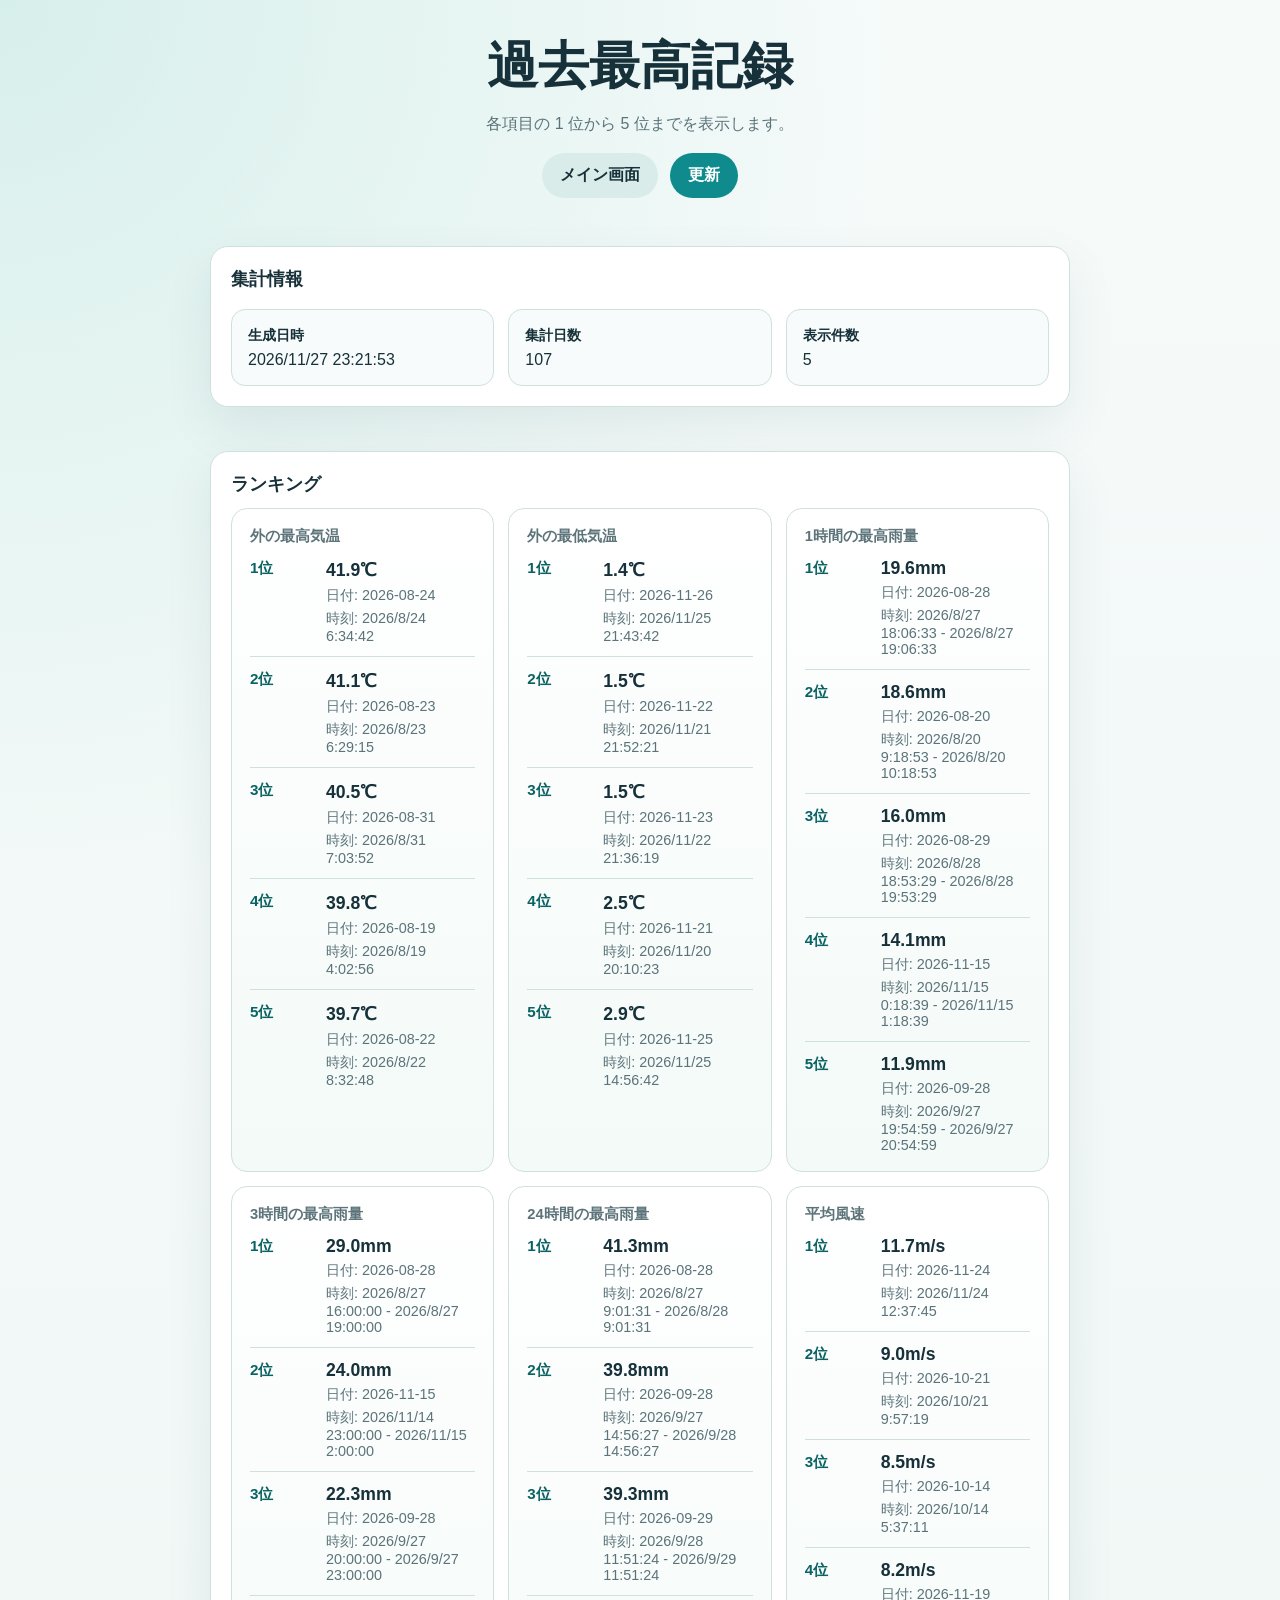
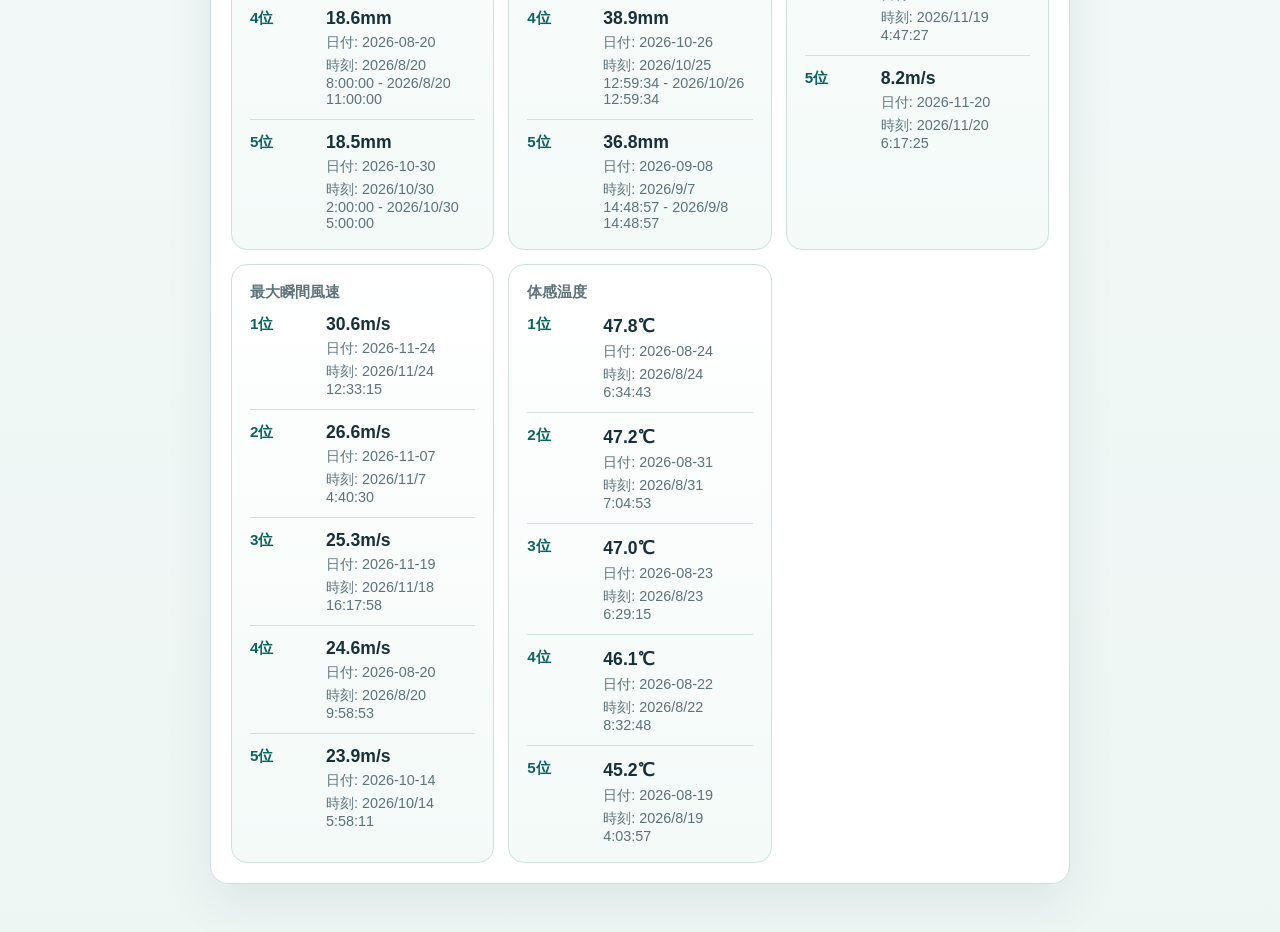
<file: all-time-records.html>
<!DOCTYPE html>
<html lang="ja">
<head>
  <meta charset="UTF-8">
  <meta name="viewport" content="width=device-width, initial-scale=1.0">
  <title>過去最高記録</title>
  <link rel="stylesheet" href="css/styles.css">
</head>
<body>
  <main>
    <div class="page-header">
      <div>
        <h1>過去最高記録</h1>
        <p class="page-intro">各項目の 1 位から 5 位までを表示します。</p>
      </div>
      <div class="actions">
        <a class="button-link secondary" href="weather.html">メイン画面</a>
        <button id="reloadButton" type="button">更新</button>
      </div>
    </div>

    <section class="results">
      <div class="panel">
        <h2>集計情報</h2>
        <div id="metaOutput" class="meta">
          <div class="meta-card">
            <strong>状態</strong>
            <span>読み込み中</span>
          </div>
        </div>
      </div>

      <div class="panel">
        <h2>ランキング</h2>
        <div id="rankingOutput" class="record-summary-grid">
          <div class="record-summary-card">
            <strong>読み込み中</strong>
            <div class="record-summary-values">
              <span>データを取得しています</span>
            </div>
          </div>
        </div>
      </div>
    </section>
  </main>

  <script src="js/all-time-records.js"></script>
</body>
</html>
</file>
<file: css/styles.css>
/* 繝壹・繧ｸ蜈ｨ菴薙〒菴ｿ縺・・濶ｲ繧・・騾壼､縺ｧ縺吶・*/
:root {
  --bg: #eef6f4;
  --panel: #ffffff;
  --text: #17313a;
  --muted: #5b7379;
  --accent: #0f8b8d;
  --accent-dark: #0a6263;
  --border: #cfe1df;
  --code: #0f1720;
  --warn: #9a3d12;
}

/* 蝓ｺ譛ｬ逧・↑繝ｪ繧ｻ繝・ヨ縺ｧ縺吶・*/
* {
  box-sizing: border-box;
}

html {
  min-height: 100%;
  background-color: var(--bg);
  background:
    radial-gradient(circle at top left, #d7efeb 0, transparent 32%),
    linear-gradient(180deg, #f6fbfa 0%, var(--bg) 100%);
  -webkit-text-size-adjust: 100%;
}

/* 逕ｻ髱｢蜈ｨ菴薙・閭梧勹縺ｨ蝓ｺ譛ｬ譁・ｭ励せ繧ｿ繧､繝ｫ縺ｧ縺吶・*/
body {
  margin: 0;
  min-height: 100vh;
  width: 100%;
  font-family: "Segoe UI", sans-serif;
  color: var(--text);
  overflow-x: hidden;
  background: transparent;
}

/* 繝｡繧､繝ｳ鬆伜沺縺ｮ蟷・→菴咏區縺ｧ縺吶・*/
main {
  width: min(100%, 900px);
  max-width: 900px;
  margin: 0 auto;
  padding: 32px 20px 48px;
}

/* 繧ｿ繧､繝医Ν縺ｮ隕九◆逶ｮ縺ｧ縺吶・*/
h1 {
  margin: 0 0 10px;
  font-size: clamp(2rem, 4vw, 3.2rem);
}

/* 谿ｵ關ｽ縺ｮ蝓ｺ譛ｬ繧ｹ繧ｿ繧､繝ｫ縺ｧ縺吶・*/
p {
  line-height: 1.6;
  color: var(--muted);
}

/* 蜷・そ繧ｯ繧ｷ繝ｧ繝ｳ縺ｧ菴ｿ縺・・騾壹ヱ繝阪Ν縺ｧ縺吶・*/
.panel {
  margin-top: 24px;
  padding: 20px;
  width: 100%;
  margin-left: auto;
  margin-right: auto;
  border: 1px solid var(--border);
  border-radius: 18px;
  background: var(--panel);
  box-shadow: 0 20px 50px rgba(15, 49, 58, 0.08);
}

/* 蝓ｺ譛ｬ諠・ｱ繧ｫ繝ｼ繝峨ｒ荳ｦ縺ｹ繧九Ξ繧ｹ繝昴Φ繧ｷ繝悶げ繝ｪ繝・ラ縺ｧ縺吶・*/
.meta {
  display: grid;
  grid-template-columns: repeat(auto-fit, minmax(220px, 1fr));
  gap: 14px;
  margin-top: 18px;
}

/* 蛟句挨縺ｮ諠・ｱ繧ｫ繝ｼ繝峨〒縺吶・*/
.meta-card {
  padding: 16px;
  border-radius: 14px;
  background: #f7fbfb;
  border: 1px solid var(--border);
}

.meta-card strong {
  display: block;
  margin-bottom: 6px;
  font-size: 0.9rem;
}

/* 繝懊ち繝ｳ繧剃ｸｦ縺ｹ繧区桃菴懆｡後〒縺吶・*/
.actions {
  display: flex;
  flex-wrap: wrap;
  gap: 12px;
  justify-content: center;
}

/* 荳ｻ繝懊ち繝ｳ縺ｮ繧ｹ繧ｿ繧､繝ｫ縺ｧ縺吶・*/
button {
  border: 0;
  border-radius: 999px;
  padding: 12px 18px;
  font: inherit;
  font-weight: 700;
  cursor: pointer;
  background: var(--accent);
  color: #fff;
  transition: background 0.2s ease, transform 0.2s ease;
}

button:hover {
  background: var(--accent-dark);
  transform: translateY(-1px);
}

button:disabled {
  cursor: wait;
  opacity: 0.7;
  transform: none;
}

/* 陬懷勧繝懊ち繝ｳ縺ｮ繧ｹ繧ｿ繧､繝ｫ縺ｧ縺吶・*/
.secondary {
  background: #d9ece9;
  color: var(--text);
}

.secondary:hover {
  background: #c7e3df;
}

/* 謫堺ｽ懆｡後・荳九↓蜃ｺ縺吶せ繝・・繧ｿ繧ｹ陦ｨ遉ｺ縺ｧ縺吶・*/
.status {
  min-height: 24px;
  margin-top: 14px;
  font-weight: 600;
  color: var(--accent-dark);
}

/* 隱ｭ縺ｿ霎ｼ縺ｿ螟ｱ謨玲凾縺ｮ隴ｦ蜻願牡縺ｧ縺吶・*/
.warning {
  color: var(--warn);
}

/* 邨先棡繝代ロ繝ｫ繧堤ｸｦ縺ｫ荳ｦ縺ｹ繧九Ξ繧､繧｢繧ｦ繝医〒縺吶・*/
.results {
  display: grid;
  gap: 20px;
  margin-top: 24px;
  width: 100%;
}

.page-header {
  display: flex;
  align-items: center;
  justify-content: center;
  flex-direction: column;
  gap: 16px;
  text-align: center;
  width: 100%;
}

.summary-groups {
  display: grid;
  gap: 20px;
}

.summary-group {
  display: grid;
  gap: 12px;
}

.summary-group h3 {
  margin: 0;
  font-size: 1rem;
}

.summary-grid {
  display: grid;
  grid-template-columns: repeat(auto-fit, minmax(180px, 1fr));
  gap: 14px;
}

.summary-card {
  padding: 16px;
  border-radius: 16px;
  border: 1px solid var(--border);
  background: linear-gradient(180deg, #ffffff 0%, #f2fbf9 100%);
  box-shadow: inset 0 1px 0 rgba(255, 255, 255, 0.7);
}

.summary-card strong {
  display: block;
  margin-bottom: 8px;
  color: var(--muted);
  font-size: 0.88rem;
  font-weight: 700;
}

.summary-card span {
  display: block;
  font-size: 1.35rem;
  font-weight: 700;
  line-height: 1.25;
  color: var(--text);
  word-break: break-word;
}

.record-summary-grid {
  display: grid;
  grid-template-columns: repeat(auto-fit, minmax(220px, 1fr));
  gap: 14px;
}

.record-date-controls {
  display: flex;
  align-items: center;
  gap: 10px;
  flex-wrap: wrap;
  margin-top: 18px;
  margin-bottom: 14px;
}

.record-summary-card {
  padding: 18px;
  border-radius: 16px;
  border: 1px solid var(--border);
  background: linear-gradient(180deg, #ffffff 0%, #f3faf8 100%);
}

.record-summary-card strong {
  display: block;
  margin-bottom: 12px;
  color: var(--muted);
  font-size: 0.92rem;
}

.record-summary-values {
  display: grid;
  gap: 8px;
}

.record-summary-values span {
  display: block;
  font-size: 1rem;
  font-weight: 700;
  color: var(--text);
}

.chart-header {
  display: flex;
  align-items: center;
  justify-content: space-between;
  gap: 16px;
  flex-wrap: wrap;
}

.range-buttons {
  display: flex;
  flex-wrap: wrap;
  gap: 10px;
}

.metric-buttons {
  display: flex;
  flex-wrap: wrap;
  gap: 10px;
  margin-top: 16px;
}

.date-actions {
  display: flex;
  align-items: center;
  gap: 10px;
  flex-wrap: wrap;
}

.daily-custom-controls {
  display: flex;
  align-items: end;
  gap: 12px;
  flex-wrap: wrap;
  margin-top: 16px;
}

.control-group {
  display: grid;
  gap: 6px;
  color: var(--muted);
  font-size: 0.9rem;
}

.control-group-interval {
  min-width: 180px;
}

.date-input {
  min-width: 180px;
  padding: 10px 14px;
  border: 1px solid var(--border);
  border-radius: 999px;
  font: inherit;
  color: var(--text);
  background: #fff;
}

.datetime-input,
.time-input,
.interval-input,
.interval-unit-select {
  padding: 10px 14px;
  border: 1px solid var(--border);
  border-radius: 999px;
  font: inherit;
  color: var(--text);
  background: #fff;
}

.datetime-input {
  min-width: 220px;
}

.time-input {
  min-width: 132px;
}

.interval-inputs {
  display: flex;
  gap: 8px;
  align-items: center;
}

.interval-input {
  width: 88px;
}

.interval-unit-select {
  min-width: 88px;
}

.range-button {
  background: #d9ece9;
  color: var(--text);
}

.metric-button {
  background: #ecf5f3;
  color: var(--text);
  padding: 10px 14px;
}

.range-button.active {
  background: var(--accent);
  color: #fff;
}

.metric-button.active {
  background: var(--text);
  color: #fff;
}

.chart-card {
  margin-top: 16px;
  padding: 18px;
  border-radius: 16px;
  border: 1px solid var(--border);
  background: linear-gradient(180deg, #ffffff 0%, #f5fbfa 100%);
}

.chart-meta {
  margin-bottom: 12px;
  color: var(--muted);
  font-size: 0.95rem;
}

.trend-chart {
  width: 100%;
  height: auto;
  display: block;
}

.chart-surface {
  fill: #fcfffe;
  stroke: var(--border);
  stroke-width: 1;
}

.chart-grid-line {
  stroke: rgba(23, 49, 58, 0.12);
  stroke-width: 1;
}

.chart-grid-line-vertical {
  stroke-dasharray: 4 6;
}

.chart-axis-label {
  fill: var(--muted);
  font-size: 12px;
}

.chart-line {
  fill: none;
  stroke-width: 3;
  stroke-linecap: round;
  stroke-linejoin: round;
}

.chart-point {
  stroke: #ffffff;
  stroke-width: 1.5;
}

.chart-line-outdoor {
  stroke: #0f8b8d;
}

.chart-line-indoor {
  stroke: #d97706;
}

.chart-line-humidity {
  stroke: #2563eb;
}

.chart-line-pressure {
  stroke: #7c3aed;
}

.chart-line-wind {
  stroke: #0891b2;
}

.chart-line-gust {
  stroke: #ef4444;
}

.chart-line-uv {
  stroke: #ca8a04;
}

.chart-line-dew {
  stroke: #0f766e;
}

.chart-line-feels {
  stroke: #db2777;
}

.chart-bar {
  opacity: 0.9;
}

.chart-bar-rain {
  fill: #2563eb;
}

.chart-bar-rain24 {
  fill: #1d4ed8;
}

.chart-bar-rainrate {
  fill: #0ea5e9;
}

.chart-empty {
  fill: var(--muted);
  font-size: 18px;
}

.chart-tooltip {
  position: fixed;
  z-index: 1000;
  max-width: 240px;
  padding: 8px 10px;
  border-radius: 10px;
  background: rgba(15, 23, 32, 0.92);
  color: #f8fffd;
  font-size: 0.85rem;
  line-height: 1.4;
  pointer-events: none;
  box-shadow: 0 12px 30px rgba(15, 23, 32, 0.24);
  white-space: pre-line;
}

.panel-subsection {
  margin-top: 18px;
}

.panel-subsection h3 {
  margin: 0 0 10px;
  font-size: 1rem;
}

/* 蜷・ヱ繝阪Ν蜀・・隕句・縺励〒縺吶・*/
h2 {
  margin: 0 0 12px;
  font-size: 1.1rem;
}

/* 隕∫ｴ・ｄ JSON 繧定｡ｨ遉ｺ縺吶ｋ遲牙ｹ・ユ繧ｭ繧ｹ繝磯伜沺縺ｧ縺吶・*/
pre {
  margin: 0;
  padding: 18px;
  overflow: auto;
  border-radius: 14px;
  background: var(--code);
  color: #daf7ef;
  font-size: 0.9rem;
  line-height: 1.5;
  max-width: 100%;
}

/* 隱ｬ譏取枚蜀・・繧､繝ｳ繝ｩ繧､繝ｳ繧ｳ繝ｼ繝芽｡ｨ遉ｺ縺ｧ縺吶・*/
code {
  padding: 0.15em 0.4em;
  border-radius: 6px;
  background: rgba(15, 23, 32, 0.08);
}

.button-link {
  display: inline-flex;
  align-items: center;
  justify-content: center;
  border-radius: 999px;
  padding: 12px 18px;
  font: inherit;
  font-weight: 700;
  text-decoration: none;
}

.page-intro {
  margin: 0;
}

.record-ranking-list {
  list-style: none;
  margin: 0;
  padding: 0;
  display: grid;
  gap: 12px;
}

.record-ranking-item {
  display: grid;
  grid-template-columns: 64px 1fr;
  gap: 12px;
  align-items: start;
  padding-top: 12px;
  border-top: 1px solid var(--border);
}

.record-ranking-item:first-child {
  padding-top: 0;
  border-top: 0;
}

.record-ranking-rank {
  font-size: 0.95rem;
  font-weight: 700;
  color: var(--accent-dark);
}

.record-ranking-body {
  display: grid;
  gap: 4px;
}

.record-ranking-value {
  font-size: 1.1rem;
  font-weight: 700;
  color: var(--text);
}

.record-ranking-meta {
  font-size: 0.9rem;
  color: var(--muted);
}

#recordSummaryOutput,
#selectedRecordSummaryOutput {
  grid-template-columns: repeat(4, minmax(0, 1fr));
  justify-content: center;
}

@media (max-width: 960px) {
  #recordSummaryOutput,
  #selectedRecordSummaryOutput {
    grid-template-columns: repeat(2, minmax(220px, 1fr));
  }
}

@media (max-width: 560px) {
  #recordSummaryOutput,
  #selectedRecordSummaryOutput {
    grid-template-columns: repeat(2, minmax(0, 1fr));
  }

  main {
    width: 100%;
    max-width: none;
    padding: 20px 16px 28px;
  }

  .panel {
    margin-top: 16px;
    padding: 14px;
    border-radius: 16px;
    max-width: 100%;
  }

  h1 {
    font-size: 1.8rem;
  }

  .page-header {
    display: grid;
    align-items: center;
    justify-items: center;
    gap: 14px;
    text-align: center;
  }

  .page-header h1 {
    max-width: 100%;
    line-height: 1.2;
    word-break: keep-all;
    overflow-wrap: anywhere;
  }

  .actions {
    width: 100%;
    justify-content: center;
  }

  .actions .button-link,
  .actions button {
    min-width: 0;
    max-width: 100%;
  }

  .control-group-interval,
  .date-input,
  .datetime-input,
  .time-input,
  .interval-unit-select {
    min-width: 0;
    width: 100%;
  }

  .interval-inputs {
    width: 100%;
  }

  .interval-input {
    width: 100%;
    min-width: 0;
  }

  .summary-grid,
  .record-summary-grid,
  .meta {
    grid-template-columns: 1fr;
  }

  #summaryOutput .summary-group:nth-child(2) .summary-grid {
    grid-template-columns: repeat(2, minmax(0, 1fr));
  }

  #summaryOutput .summary-group:nth-child(3) .summary-grid {
    grid-template-columns: repeat(3, minmax(0, 1fr));
  }

  .summary-groups,
  .summary-group,
  .summary-grid,
  .record-summary-grid,
  .meta,
  .metric-buttons,
  .range-buttons,
  .daily-custom-controls,
  .record-date-controls,
  .date-actions {
    gap: 10px;
  }

  .summary-card,
  .record-summary-card,
  .meta-card,
  .chart-card,
  pre {
    padding: 14px;
    max-width: 100%;
  }

  pre {
    white-space: pre-wrap;
    overflow-wrap: anywhere;
    word-break: break-word;
  }

  .summary-card span {
    font-size: 1.2rem;
  }

  .panel-subsection {
    margin-top: 14px;
  }

  .chart-meta {
    margin-bottom: 8px;
  }
}
</file>
